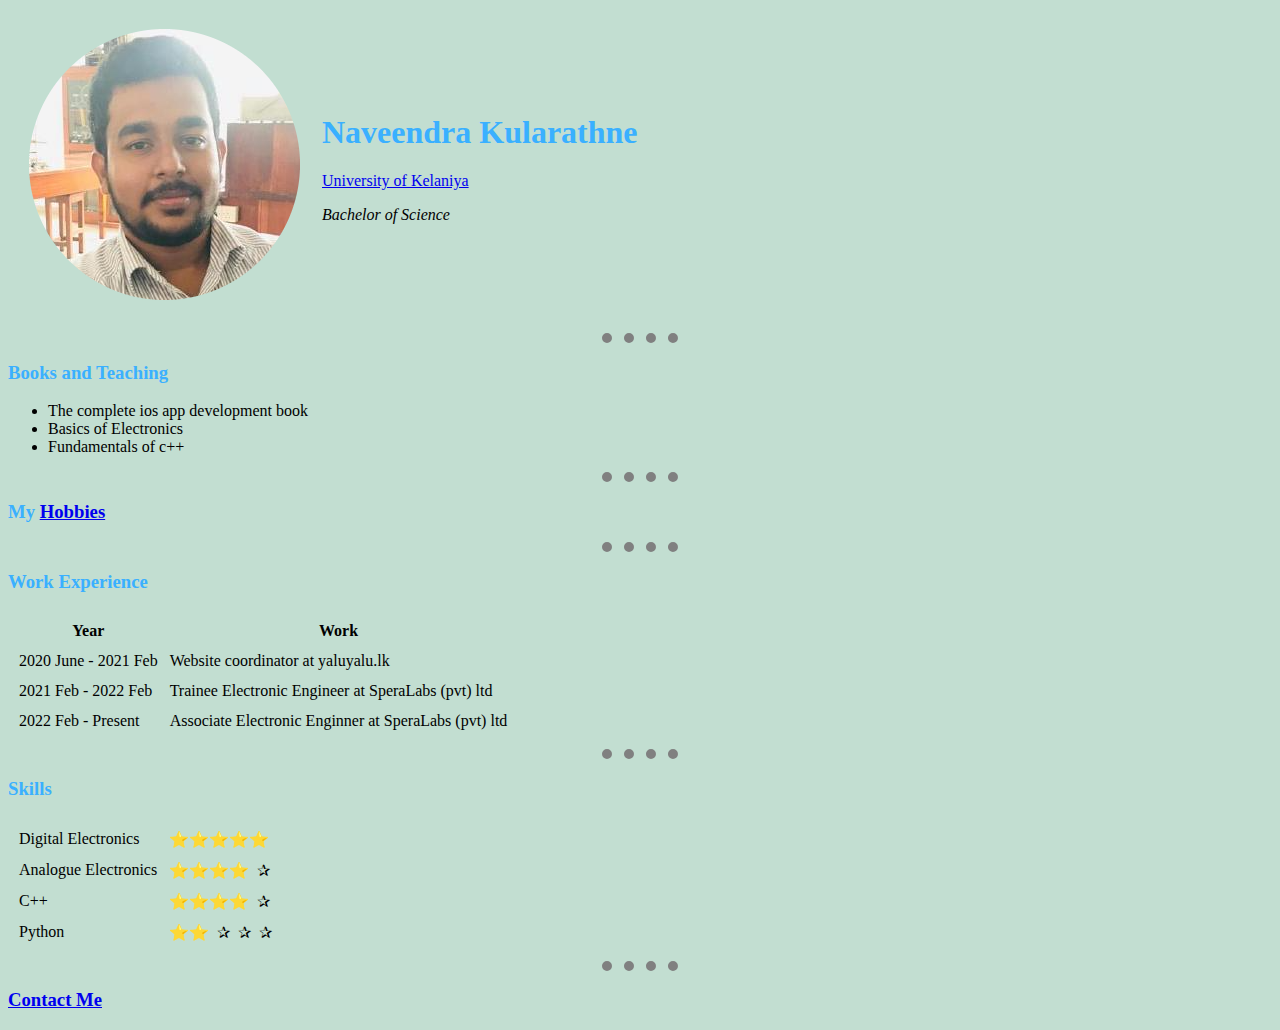
<file: 1. HTML/index.html>
<!DOCTYPE html>
<html lang="en" dir="ltr">

<head>
  <meta charset="utf-8">
  <title>🦥 Naveendra's Personal site</title>
  <link rel="stylesheet" href="css/styles.css">
</head>

<body>
  <table cellspacing="20">
    <tr>
      <td><img src="images/Naveendra-modified.png" alt="Naveendra's profile picture"></td>
      <td>
        <h1>Naveendra Kularathne</h1>
        <a href="https://www.kln.ac.lk/">University of Kelaniya</a>
        <p><i>Bachelor of Science</i></p>
      </td>
    </tr>
  </table>
  <hr>
  <h3>Books and Teaching</h3>
  <ul>
    <li>The complete ios app development book</li>
    <li>Basics of Electronics</li>
    <li>Fundamentals of c++</li>
  </ul>
  <hr>
  <h3>My <a href="Hobbies.html">Hobbies</a></h3>

  <hr>
  <h3>Work Experience</h3>
  <table cellspacing="10">
    <thead>
      <tr>
        <th>Year</th>
        <th>Work</th>
      </tr>
    </thead>
    <tbody>
      <tr>
        <td>2020 June - 2021 Feb</td>
        <td>Website coordinator at yaluyalu.lk</td>
      </tr>
      <tr>
        <td>2021 Feb - 2022 Feb</td>
        <td>Trainee Electronic Engineer at SperaLabs (pvt) ltd</td>
      </tr>
      <tr>
        <td>2022 Feb - Present</td>
        <td>Associate Electronic Enginner at SperaLabs (pvt) ltd</td>
      </tr>
    </tbody>
  </table>
  <hr>
  <h3>Skills</h3>
<table cellspacing="10">
  <thead>
  </thead>
  <tbody>
    <tr>
      <td>Digital Electronics</td>
      <td>⭐⭐⭐⭐⭐</td>
    </tr>
    <tr>
      <td>Analogue Electronics</td>
      <td>⭐⭐⭐⭐&nbsp&nbsp✰</td>
    </tr>
    <tr>
      <td>C++</td>
      <td>⭐⭐⭐⭐&nbsp&nbsp✰</td>
    </tr>
    <tr>
      <td>Python</td>
      <td>⭐⭐&nbsp&nbsp✰&nbsp&nbsp✰&nbsp&nbsp✰</td>
    </tr>
  </tbody>
</table>
<hr>
<h3> <a href="contactMe.html">Contact Me</a> </h3>
</body>
</html>
</file>
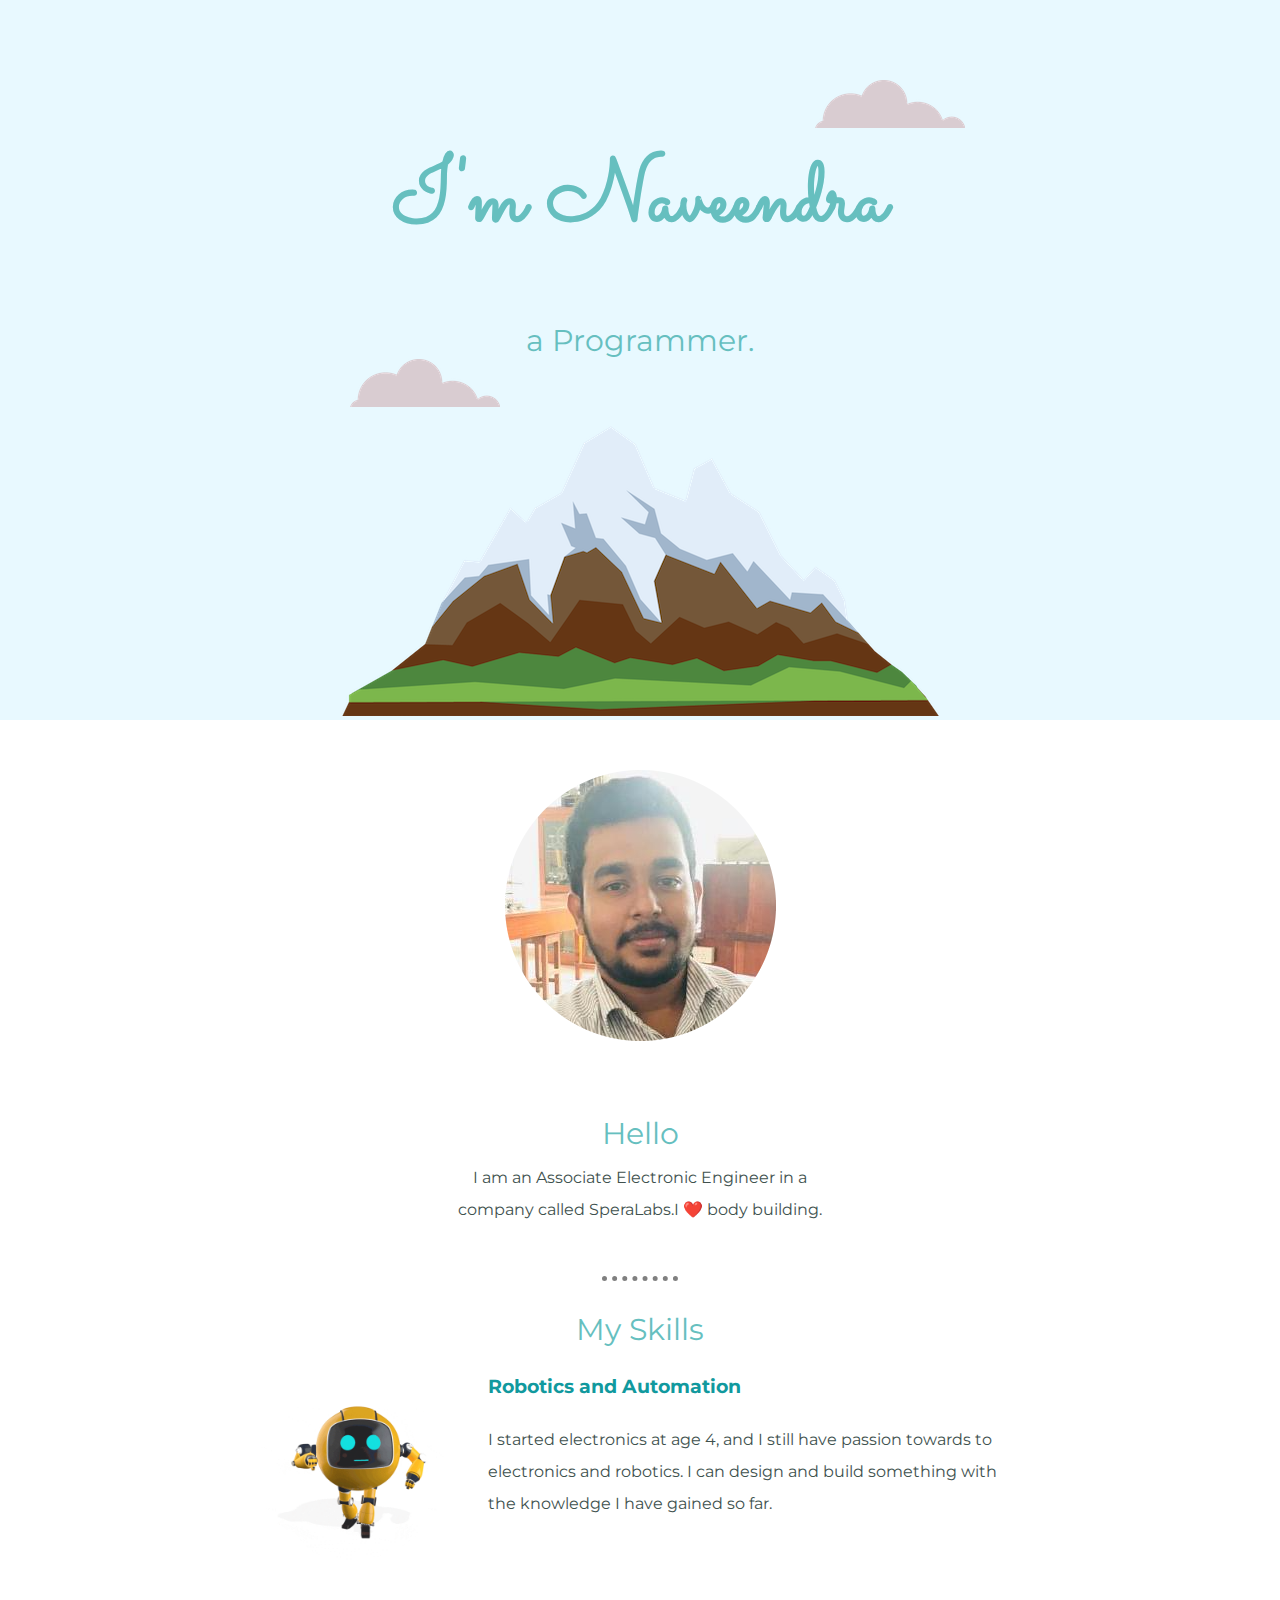
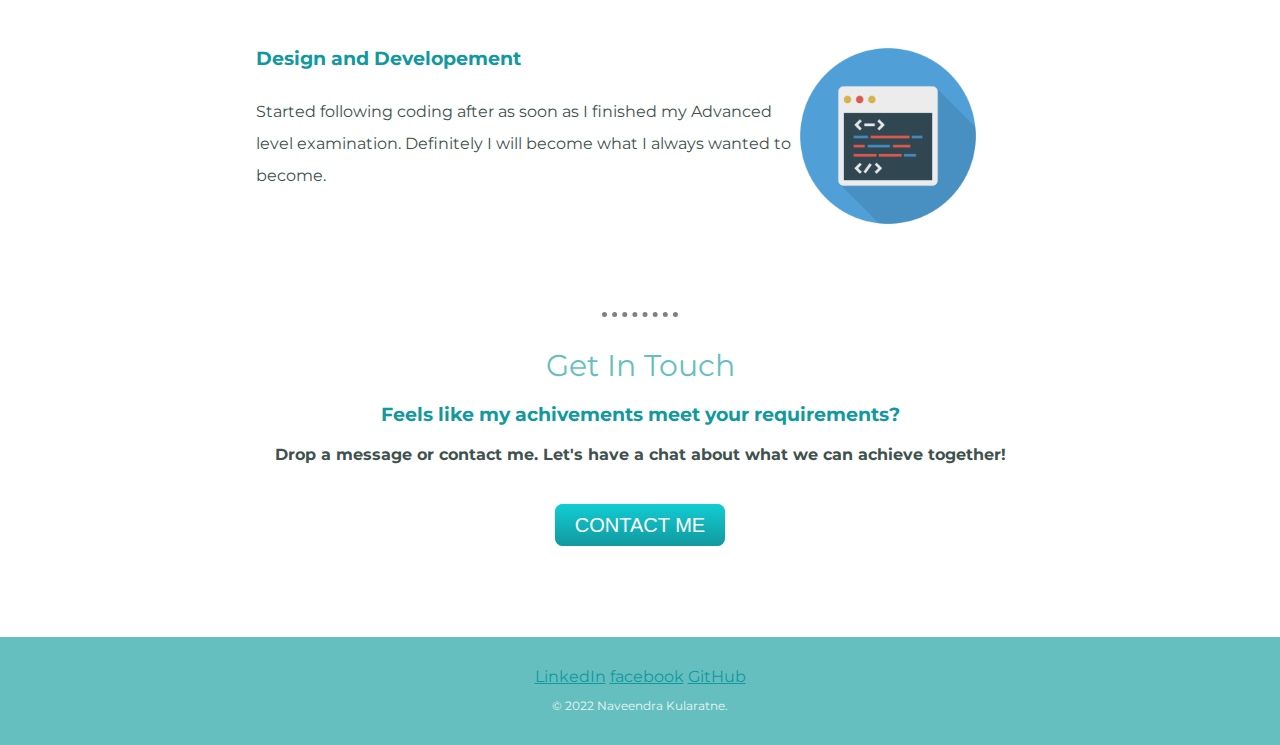
<file: 2. CSS/intermediate CSS/index.html>
<!DOCTYPE html>
<html lang="en">

<head>
    <meta charset="UTF-8">
    <meta http-equiv="X-UA-Compatible" content="IE=edge">
    <meta name="viewport" content="width=device-width, initial-scale=1.0">
    <title>Naveendra Kularathne</title>
    <link rel="stylesheet" href="css/style.css">
    <link rel="icon" href="favicon.ico">
    <link rel="preconnect" href="https://fonts.googleapis.com">
    <link rel="preconnect" href="https://fonts.gstatic.com" crossorigin>
    <link href="https://fonts.googleapis.com/css2?family=Montserrat&family=Sacramento&display=swap" rel="stylesheet">
</head>

<body>
    <div class="top-container">
        <img class="top-cloud" src="images/cloud.png" alt="cloud-image">
        <h1 class="my-name">I'm Naveendra</h1>
        <h2>a Programmer.</h2>
        <img class="bottom-cloud" src="images/cloud.png" alt="cloud-image">
        <img src="images/mountain.png" alt="mountain-image">
    </div>
    <div class="middle-container">
        <div class="profile">
            <img class="my-image" src="images/naveendra.png" alt="image-naveendra">
            <h2 style="margin-bottom: 10px;">Hello</h2>
            <p class="about">I am an Associate Electronic Engineer in a company called SperaLabs.I ❤️ body building.</p>
        </div>
        <hr>
        <div class="skills">
            <h2>My Skills</h2>
            <div class="skill-row" id="skillOne">
                <img class="skill-one" src="images/giphy.gif" alt="robot-hand">
                <h3>Robotics and Automation</h3>
                <p>I started electronics at age 4, and I still have passion towards to electronics and robotics. I
                    can design and build something with the knowledge I have gained so far.</p>
            </div>
            <div class="skill-row">
                <img class="skill-two" src="images/coding.png" alt="coding">
                <h3>Design and Developement</h3>
                <p>Started following coding after as soon as I finished my Advanced level examination. Definitely I will
                    become what I always wanted to become.</p>
            </div>
        </div>
        <hr>
        <div class="contact-me">
            <h2>Get In Touch</h2>
            <h3>Feels like my achivements meet your requirements?</h3>
            <p style="font-weight: bold;">Drop a message or contact me. Let's have a chat about what we can achieve
                together!</p>
            <div class="button">
                <a class="btn" href="mailto:name@email.com">CONTACT ME</a>
            </div>
        </div>
    </div>


    <div class="bottom-container">
        <a class="footer-link" href="https://www.linkedin.com/in/naveendra-kularatne/" target="_blank">LinkedIn</a>
        <a class="footer-link" href="https://www.facebook.com/naveendra.kularathne/" target="_blank">facebook</a>
        <a class="footer-link" href="https://github.com/NaveendraKularatne" target="_blank">GitHub</a>
        <p class="footer-detail">© 2022 Naveendra Kularatne.</p>
    </div>



</body>

</html>
</file>
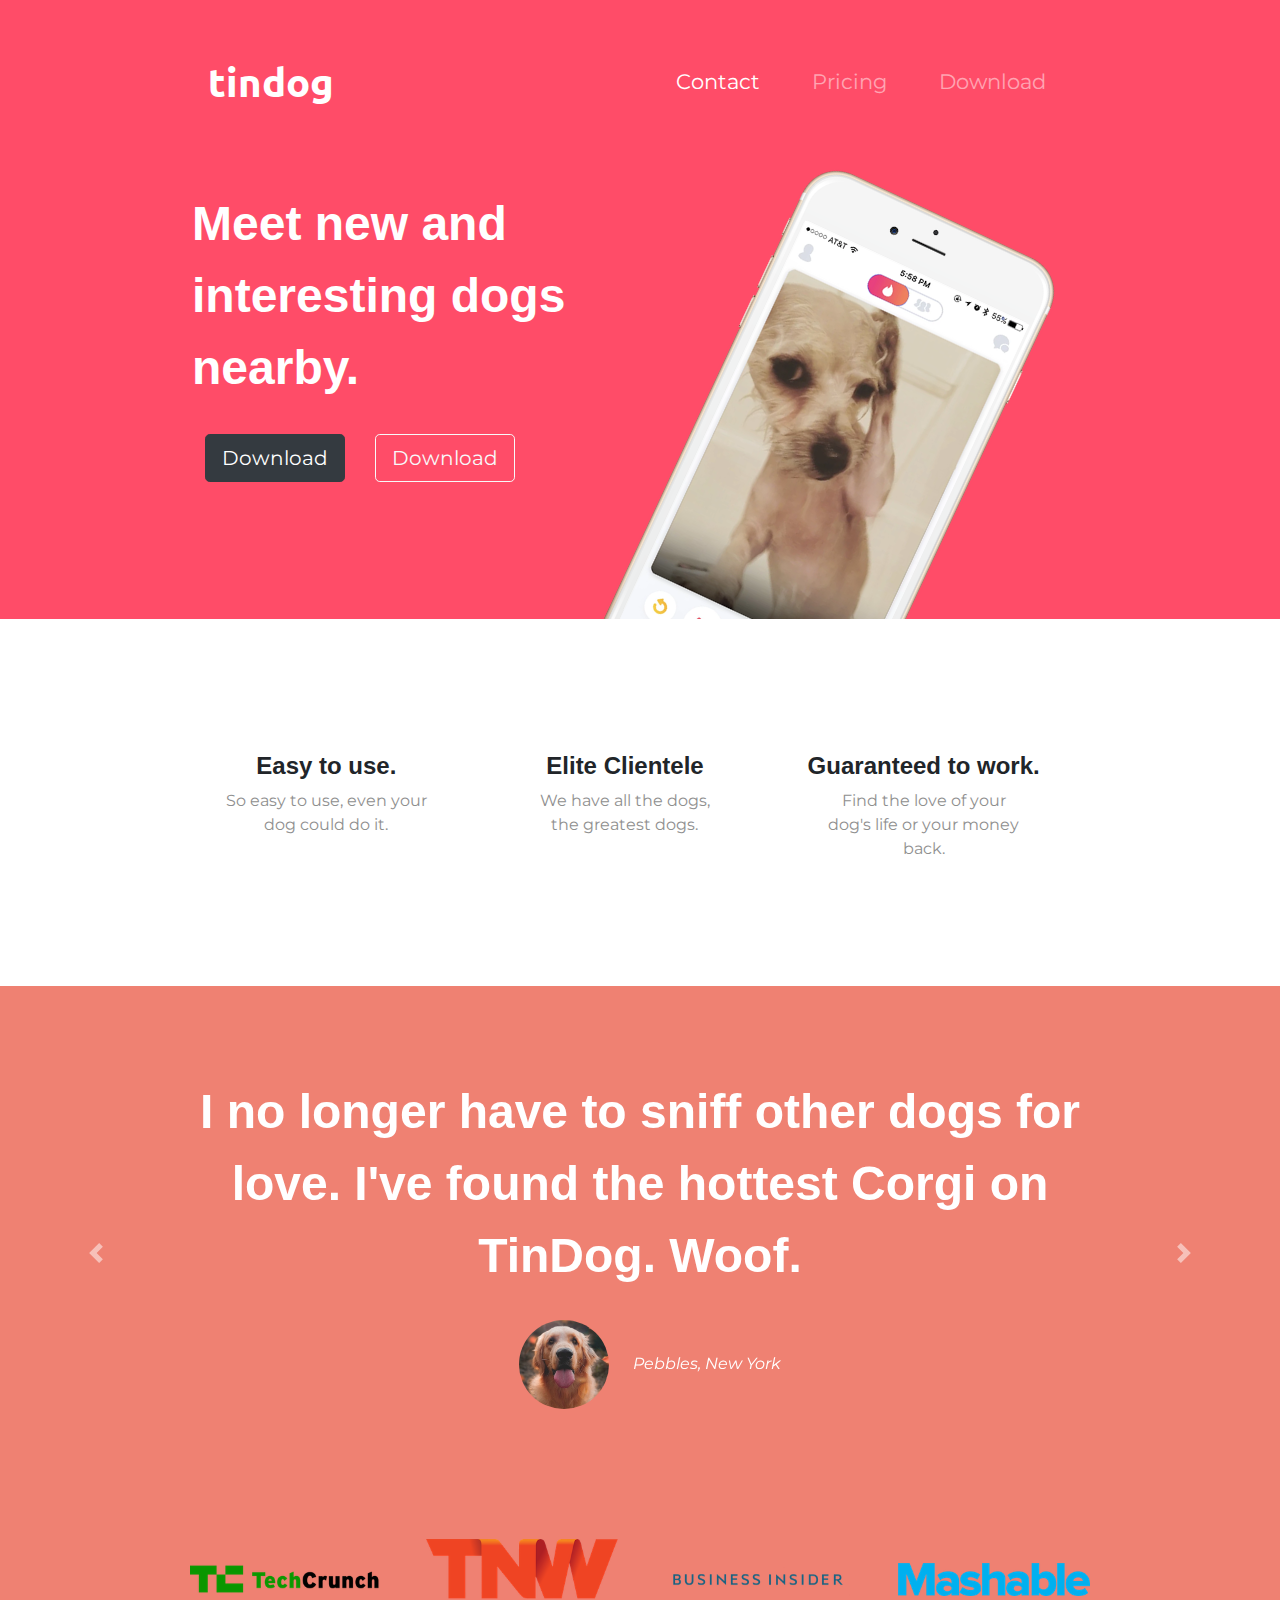
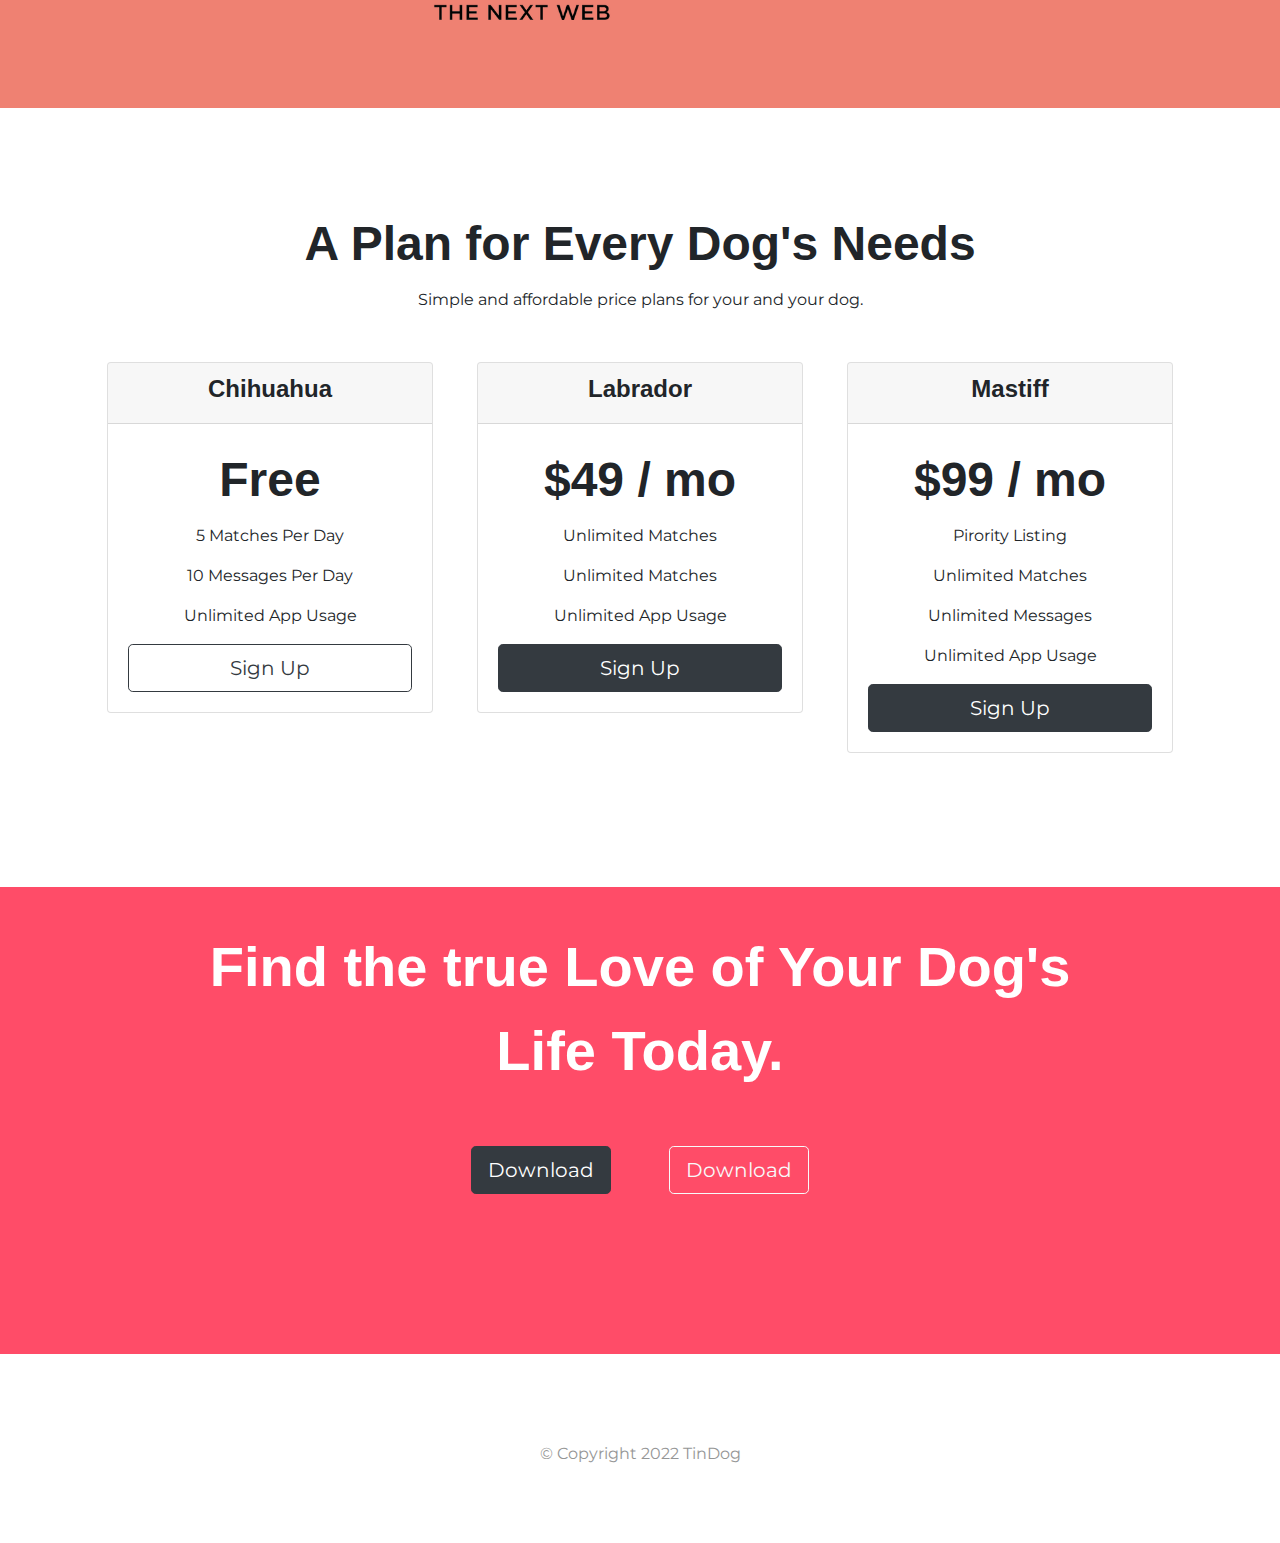
<file: 3. Bootstrap/TinDog/index.html>
<!DOCTYPE html>
<html lang="en">

<head>
    <meta charset="UTF-8">
    <meta http-equiv="X-UA-Compatible" content="IE=edge">
    <meta name="viewport" content="width=device-width, initial-scale=1.0">

    <!-- Google Fonts -->
    <link rel="preconnect" href="https://fonts.googleapis.com">
    <link rel="preconnect" href="https://fonts.gstatic.com" crossorigin>
    <link
        href="https://fonts.googleapis.com/css2?family=Montserrat:wght@200;400;500;700;800;900&family=Ubuntu:wght@300&display=swap"
        rel="stylesheet">


    <!-- bootstrap scripts -->
    <link rel="stylesheet" href="https://cdn.jsdelivr.net/npm/bootstrap@4.0.0/dist/css/bootstrap.min.css"
        integrity="sha384-Gn5384xqQ1aoWXA+058RXPxPg6fy4IWvTNh0E263XmFcJlSAwiGgFAW/dAiS6JXm" crossorigin="anonymous">
    <script src="https://cdn.jsdelivr.net/npm/bootstrap@5.2.0-beta1/dist/js/bootstrap.bundle.min.js"
        crossorigin="anonymous"></script>

    <!-- CSS style sheets -->
    <link rel="stylesheet" href="Styles/style.css">

    <!-- Font awesome -->
    <link rel="stylesheet" href="https://cdnjs.cloudflare.com/ajax/libs/font-awesome/6.1.1/css/all.min.css"
        integrity="sha512-KfkfwYDsLkIlwQp6LFnl8zNdLGxu9YAA1QvwINks4PhcElQSvqcyVLLD9aMhXd13uQjoXtEKNosOWaZqXgel0g=="
        crossorigin="anonymous" referrerpolicy="no-referrer" />
    <title>TinDog</title>
</head>

<body>

    <!-- Title Area -->

    <section id="title">
        <div class="container-fluid">
            <nav id="navigation-menu" class="navbar navbar-expand-lg navbar-dark">
                <a class="navbar-brand" href="">tindog</a>
                <button class="navbar-toggler" type="button" data-bs-toggle="collapse"
                    data-bs-target="#navbarSupportedContent" aria-controls="navbarSupportedContent"
                    aria-expanded="false" aria-label="Toggle navigation">
                    <span class="navbar-toggler-icon"></span>
                </button>
                <div class="collapse navbar-collapse" id="navbarSupportedContent">
                    <ul class="navbar-nav ml-auto mb-2 mb-lg-0">
                        <li class="nav-item">
                            <a class="nav-link active" href="#footer">Contact</a>
                        </li>
                        <li class="nav-item">
                            <a class="nav-link" href="#pricing">Pricing</a>
                        </li>
                        <li class="nav-item">
                            <a class="nav-link" href="#cta">Download</a>
                        </li>
                    </ul>
                </div>
            </nav>
            <div class="row">
                <div class="col-lg-6 col-md-12 col-sm-12">
                    <h1 class="big-heading">Meet new and interesting dogs nearby.</h1>
                    <button type="button" class="btn btn-dark btn-lg download-button"><i class="fa-brands fa-apple"></i>
                        Download</button>
                    <button type="button" class="btn btn-outline-light btn-lg download-button"><i
                            class="fa-brands fa-google-play"></i> Download</button>
                </div>
                <div class="col-lg-6 col-md-12 col-sm-12">
                    <img class="title-image" src="images/iphone6.png" alt="image-iphone6-dog-on-screen">
                </div>
            </div>
        </div>
    </section>

    <!-- Features -->

    <section id="features">
        <div class="row container-fluid features-section">
            <div class="col-lg-4 col-md-12 col-sm-12">
                <div class="center-icon">
                    <i class="fa-solid fa-circle-check fa-4x"></i>
                </div>
                <h3 class="features-topic">Easy to use.</h3>
                <p class="features-details">So easy to use, even your dog could do it.</p>
            </div>
            <div class="col-lg-4 col-md-12 col-sm-12">
                <div class="center-icon">
                    <i class="fa-solid fa-bullseye fa-4x"></i>
                </div>
                <h3 class="features-topic">Elite Clientele</h3>
                <p class="features-details">We have all the dogs, the greatest dogs.</p>
            </div>
            <div class="col-lg-4 col-md-12 col-sm-12">
                <div class="center-icon">
                    <i class="fa-solid fa-heart fa-4x"></i>
                </div>
                <h3 class="features-topic">Guaranteed to work.</h3>
                <p class="features-details">Find the love of your dog's life or your money back.</p>
            </div>
        </div>
    </section>

    <!-- Testimonials -->

    <section id="testimonials">
        <div id="testimonial-carousel" class="carousel slide" data-ride="false">
            <div class="carousel-inner">
                <div class="carousel-item active">
                    <h2>I no longer have to sniff other dogs for love. I've found the hottest Corgi on TinDog. Woof.
                    </h2>
                    <img class="testimonial-image" src="images/dog-img.jpg" alt="image-dog">
                    <em>Pebbles, New York</em>
                </div>
                <div class="carousel-item">
                    <h2 class="testimonial-text">My dog used to be so lonely, but with TinDog's help, they've found the
                        love of their life. I think.</h2>
                    <img class="testimonial-image" src="images/lady-img.jpg" alt="lady-profile">
                    <em>Beverly, Illinois</em>
                </div>
            </div>
            <a class="carousel-control-prev" href="#testimonial-carousel" role="button" data-slide="prev">
                <span class="carousel-control-prev-icon"></span>
            </a>
            <a class="carousel-control-next" href="#testimonial-carousel" role="button" data-slide="next">
                <span class="carousel-control-next-icon"></span>
            </a>
        </div>

    </section>

    <!-- Press section -->

    <section id="press">
        <img class="press-logo" src="images/TechCrunch.png" alt="Tech-crunch">
        <img class="press-logo" src="images/tnw.png" alt="TNW">
        <img class="press-logo" src="images/bizinsider.png" alt="Business-Insider">
        <img class="press-logo" src="images/mashable.png" alt="mashable">
    </section>

    <!-- Pricing section -->

    <section id="pricing">
        <h2>A Plan for Every Dog's Needs</h2>
        <p>Simple and affordable price plans for your and your dog.</p>

        <div class="row text-center">
            <div class="pricing-column col-lg-4 col-md-6">
                <div class="card">
                    <div class="card-header">
                        <h3>Chihuahua</h3>
                    </div>
                    <div class="card-body">
                        <h2>Free</h2>
                        <p>5 Matches Per Day</p>
                        <p>10 Messages Per Day</p>
                        <p>Unlimited App Usage</p>
                        <button type="button" class="btn btn-outline-dark btn-lg btn-block">Sign Up</button>
                    </div>
                </div>
            </div>

            <div class="pricing-column col-lg-4 col-md-6">
                <div class="card">
                    <div class="card-header">
                        <h3>Labrador</h3>
                    </div>
                    <div class="card-body">
                        <h2>$49 / mo</h2>
                        <p>Unlimited Matches</p>
                        <p>Unlimited Matches</p>
                        <p>Unlimited App Usage</p>
                        <button type="button" class="btn btn-dark btn-lg btn-block">Sign Up</button>
                    </div>
                </div>
            </div>

            <div class="pricing-column col-lg-4 col-md-12">
                <div class="card">
                    <div class="card-header">
                        <h3>Mastiff</h3>
                    </div>
                    <div class="card-body">
                        <h2>$99 / mo</h2>
                        <p>Pirority Listing</p>
                        <p>Unlimited Matches</p>
                        <p>Unlimited Messages</p>
                        <p>Unlimited App Usage</p>
                        <button type="button" class="btn btn-dark btn-lg btn-block">Sign Up</button>
                    </div>
                </div>
            </div>
        </div>
    </section>



    <section id="cta">
        <div class="container-fluid">
            <h3 class="cta-description">Find the true Love of Your Dog's Life Today.</h3>
            <button type="button" class="btn btn-dark btn-lg download-button"><i class="fa-brands fa-apple"></i>
                Download</button>
            <button type="button" class="btn btn-outline-light btn-lg download-button"><i
                    class="fa-brands fa-google-play"></i> Download</button>
        </div>
    </section>
    <footer id="footer">
        <div class="footer-icons">
            <a href="https://twitter.com/" target=”_blank”><i class="fa-brands fa-twitter social-icons"></i></a>
            <a href="https://www.facebook.com/" target=”_blank”><i class="fa-brands fa-facebook-f social-icons"></i></a>
            <a href="https://www.instagram.com/" target=”_blank”><i class="fa-brands fa-instagram social-icons"></i></a>
            <a href="mailto:tindog@gmail.com" target=”_blank”><i class="fa-solid fa-envelope social-icons"></i></a>
        </div>
        <p class="footer-copyright">© Copyright 2022 TinDog</p>
    </footer>

    <!-- JS -->
    <script src="https://code.jquery.com/jquery-3.2.1.slim.min.js"
        integrity="sha384-KJ3o2DKtIkvYIK3UENzmM7KCkRr/rE9/Qpg6aAZGJwFDMVNA/GpGFF93hXpG5KkN"
        crossorigin="anonymous"></script>
    <script src="https://cdn.jsdelivr.net/npm/popper.js@1.12.9/dist/umd/popper.min.js"
        integrity="sha384-ApNbgh9B+Y1QKtv3Rn7W3mgPxhU9K/ScQsAP7hUibX39j7fakFPskvXusvfa0b4Q"
        crossorigin="anonymous"></script>
    <script src="https://cdn.jsdelivr.net/npm/bootstrap@4.0.0/dist/js/bootstrap.min.js"
        integrity="sha384-JZR6Spejh4U02d8jOt6vLEHfe/JQGiRRSQQxSfFWpi1MquVdAyjUar5+76PVCmYl"
        crossorigin="anonymous"></script>
</body>

</html>
</file>
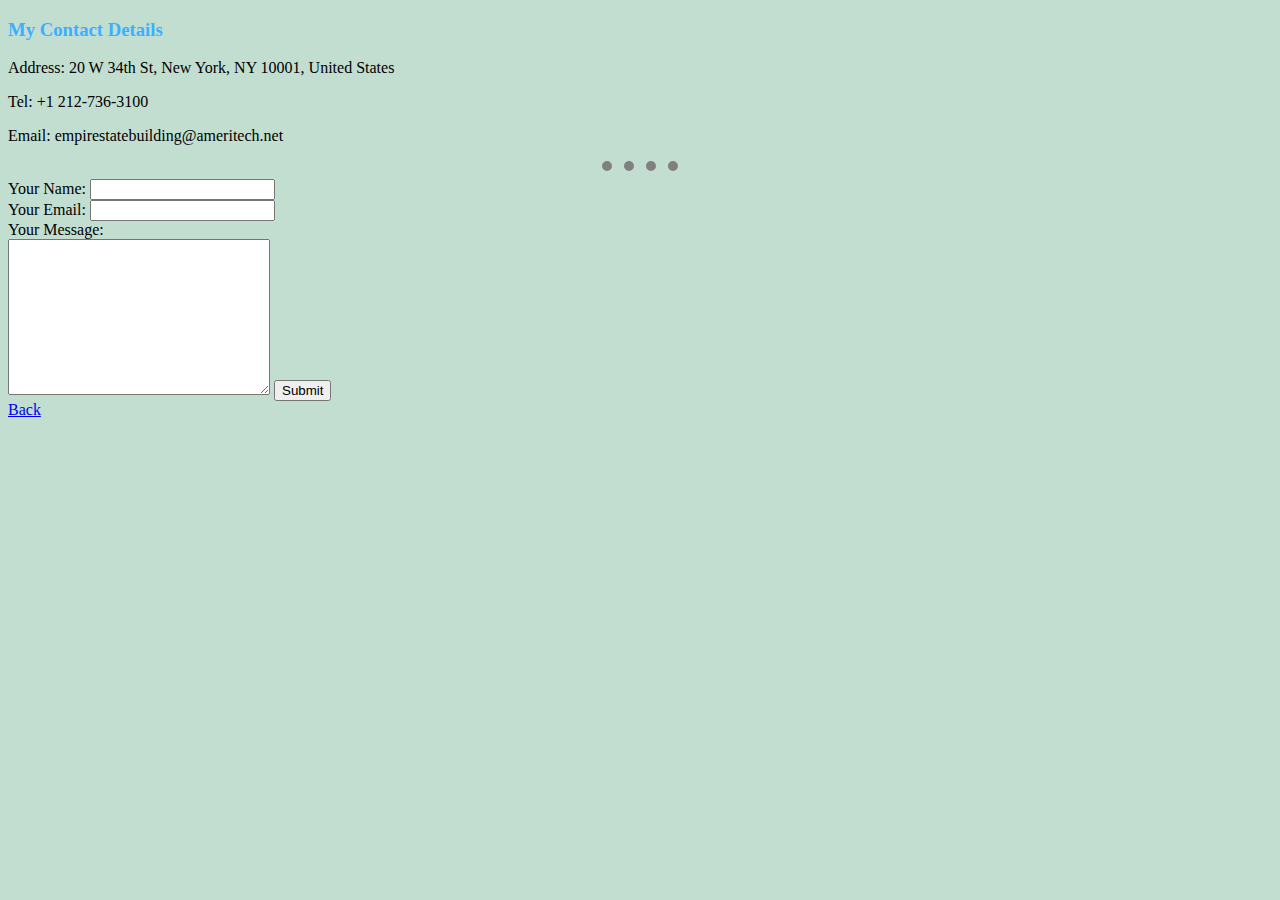
<file: 1. HTML/contactMe.html>
<!DOCTYPE html>
<html lang="en" dir="ltr">

<head>
  <meta charset="utf-8">
  <title>Contact Naveendra</title>
  <link rel="stylesheet" href="css/styles.css">
</head>

<body>
  <h3>My Contact Details</h3>
  <p>Address: 20 W 34th St, New York, NY 10001, United States</p>
  <p>Tel: +1 212-736-3100</p>
  <p>Email: empirestatebuilding@ameritech.net</p>
  <hr>
  <form action="mailto:naveendrarashmika@gmail.com" method="post" enctype="text/text/plain">
    <label>Your Name:</label>
    <input type="text" name="YourName" value=""><br>
    <label>Your Email:</label>
    <input type="email" name="YourEmail" value=""><br>
    <label>Your Message:</label><br>
    <textarea name="YourMessage" rows="10" cols="30"></textarea>
    <input type="submit" name="">

  </form>
  <a href="index.html">Back</a>
</body>

</html>
</file>
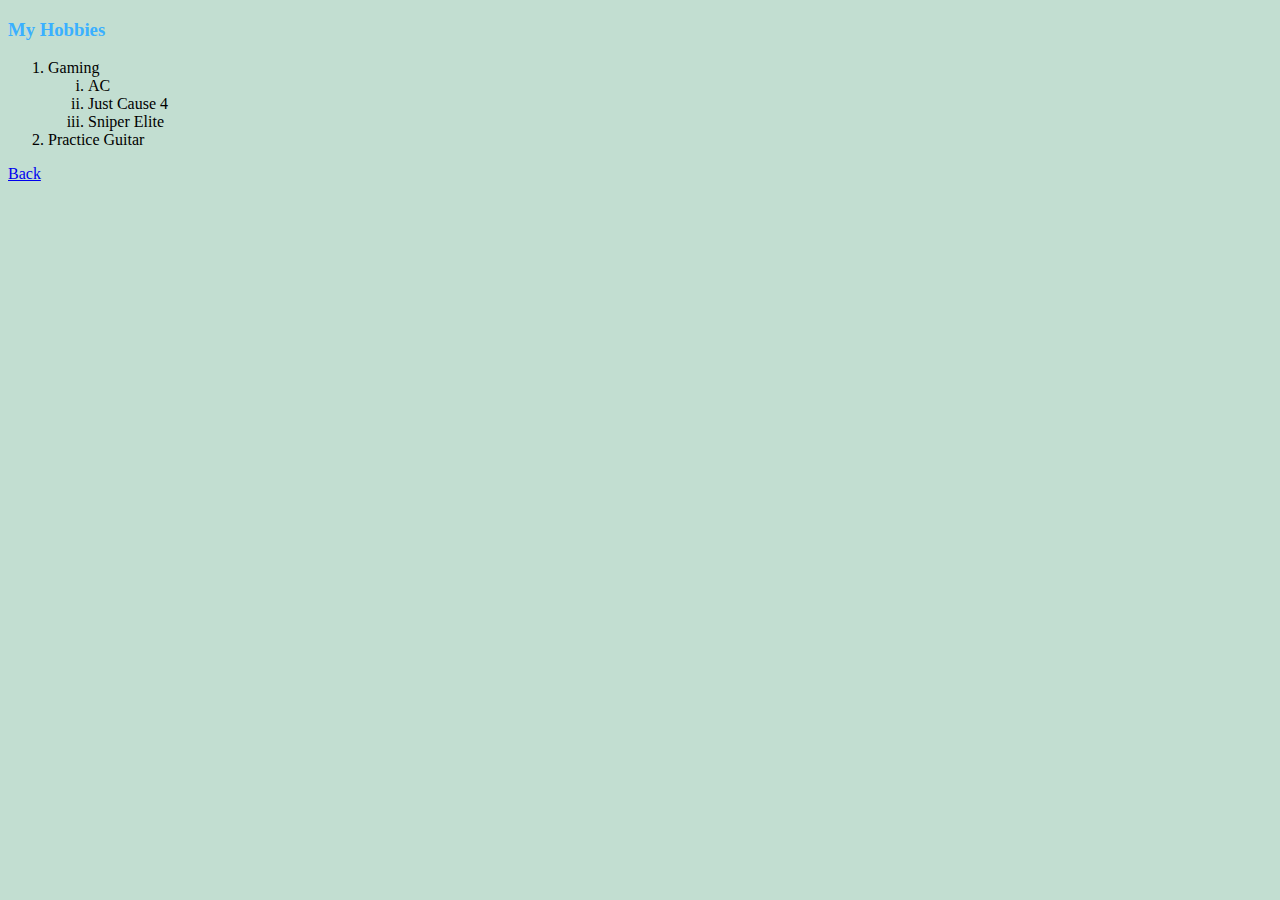
<file: 1. HTML/hobbies.html>
<!DOCTYPE html>
<html lang="en" dir="ltr">
  <head>
    <meta charset="utf-8">
    <title>Naveendra's Hobbies</title>
    <link rel="stylesheet" href="css/styles.css">
  </head>
  <body>
    <h3>My Hobbies</h3>
    <ol>
      <li>Gaming</li>
      <ol type="i">
        <li>AC</li>
        <li>Just Cause 4</li>
        <li>Sniper Elite</li>
      </ol>
      <li>Practice Guitar</li>
    </ol>
    <a href="index.html">Back</a>
  </body>
</html>
</file>
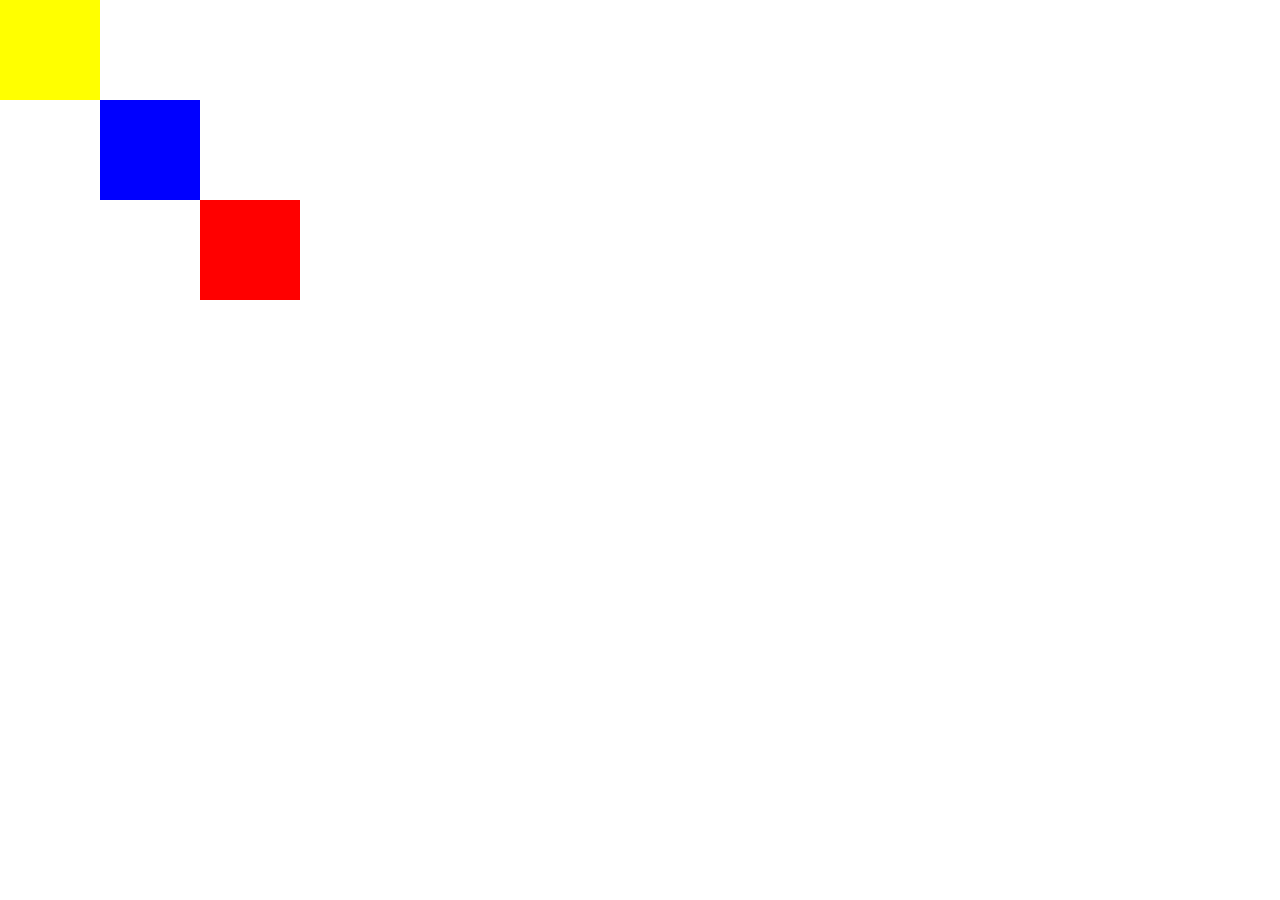
<file: 2. CSS/intermediate CSS/test.html>
<!DOCTYPE html>
<html lang="en">
<head>
    <meta charset="UTF-8">
    <meta http-equiv="X-UA-Compatible" content="IE=edge">
    <meta name="viewport" content="width=device-width, initial-scale=1.0">
    <title>Three boxes positioning</title>
    <link rel="stylesheet" href="change.css">
</head>
<body>
    <div class="red"></div>
    <div class="blue"></div>
    <div class="yellow"></div>    
</body>
</html>
</file>
<file: 1. HTML/css/styles.css>
body{
    background-color: #C2DED1;
  }

  hr{
    width: 6%;
    border-style: none;
    border-top-style: dotted;
    border-width: 10px;
    border-color: gray;
  }

  h1,h3 {
    color: #3AB0FF;
  }
</file>
<file: 2. CSS/intermediate CSS/css/style.css>
.top-container {
    background-color: #E8F9FF;
    position: relative;
    padding-top: 60px;
}

body {
    color: #40514E;
    margin: 0;
    text-align: center;
    font-family: 'Montserrat', sans-serif;
}

h1 {
    color: #66BFBF;
    font-family: 'Sacramento', cursive;
    line-height: 2;
    margin: 0 auto 0 auto;
    width: 50%;
}

.my-name {
    font-size: 562.5%;
}

h2 {
    font-family: 'Montserrat', sans-serif;
    font-size: 1.9rem;
    font-weight: normal;
    margin: 0%;
    margin-top: 30px;
    color: #66BFBF;
}

h3 {
    font-family: 'Montserrat', sans-serif;
    color: #11999E;
}

.my-image {
    margin: 50px auto 40px auto;
}

.about {
    line-height: 2;
    margin: 10px auto 50px auto;    
    width: 30%;
}

.bottom-cloud {
    position: absolute;
    left: 350px;
}

.top-cloud {
    position: relative;
    left: 250px;
    top: 20px;

}

#skillOne {
    margin-top: 20px;
}

.skill-row {
    line-height: 2;
    margin: 100px auto 120px auto;
    text-align: left;
    width: 60%;
}

.skill-one {
    border-radius: 75%;
    float: left;
    margin-right: 40px;
    width: 25%;
}

.skill-two {
    float: right;
    margin-right: 40px;
    width: 25%;
}

a {
    color: #11999E;
}

.btn {
    background: #11cdd4;
    background-image: -webkit-linear-gradient(top, #11cdd4, #11999e);
    background-image: -moz-linear-gradient(top, #11cdd4, #11999e);
    background-image: -ms-linear-gradient(top, #11cdd4, #11999e);
    background-image: -o-linear-gradient(top, #11cdd4, #11999e);
    background-image: linear-gradient(to bottom, #11cdd4, #11999e);
    -webkit-border-radius: 8;
    -moz-border-radius: 8;
    border-radius: 8px;
    font-family: Arial;
    color: #ffffff;
    font-size: 20px;
    padding: 10px 20px 10px 20px;
    text-decoration: none;
}

.btn:hover {
    background: #30e3cb;
    background-image: -webkit-linear-gradient(top, #30e3cb, #2bc4ad);
    background-image: -moz-linear-gradient(top, #30e3cb, #2bc4ad);
    background-image: -ms-linear-gradient(top, #30e3cb, #2bc4ad);
    background-image: -o-linear-gradient(top, #30e3cb, #2bc4ad);
    background-image: linear-gradient(to bottom, #30e3cb, #2bc4ad);
    text-decoration: none;
}

.button {
    margin-top: 50px;
    margin-bottom: 100px;
}

.bottom-container {
    background-color: #66BFBF;
    padding: 30px 0 20px 0;
}

.footer-link {
    color: #11999E;
}

.footer-detail {
    color: #EAF6F6;
    font-size: 0.75rem;
}

hr {
    width: 6%;
    border-style: none;
    border-top-style: dotted;
    border-width: 5px;
    border-color: gray;
}
</file>
<file: 3. Bootstrap/TinDog/Styles/style.css>
body {
    font-family: 'Montserrat', sans-serif;
    text-align: center;    
}

h2 {
    font-family: 'Montserrat-Black', sans-serif;
    font-size: 3rem;
    font-weight: 900;
    line-height: 1.5;
}

h3 {
    font-family: 'Montserrat-Black', sans-serif;
    font-size: 1.5rem;
    font-weight: 900;
}

/* Title area */
#title {
    background-color: #ff4c68;
    color: #fff;
    text-align: left;
}

.container-fluid {
    padding: 3% 15% 9% 15%;
}

/* Headings in title section */
.big-heading {
    font-family: 'Montserrat-Black', sans-serif;
    font-weight: 900;
    font-size: 3rem;
    line-height: 1.5;
}

/* Navigation-bar */

#navigation-menu {
    padding-bottom: 4.5rem;
}

.navbar-brand {
    font-family: 'Ubuntu', sans-serif;
    font-size: 2.5rem;
    font-weight: bold;
}

.nav-item {
    padding: 0 18px 0 18px;
}

.nav-link {
    font-size: 1.3rem;
    font-family: 'Montserrat';
}

/* Download buttons */
.download-button {
    margin: 5% 3% 5% 3%;
}

.title-image {
    width: 60%;
    transform: rotate(25deg);
    position: absolute;
    right: 30%;
}

/* Features Section*/
#features {
    background-color: #fff;
    padding-top: 7.5% 0;
    position: relative;
}

.features-section {
    padding-top: 7.5em;
}

.center-icon {
    color: #ef8172;
    margin-bottom: 5%;
}

.center-icon:hover {
    color: #ff4c68;
}

.features-topic {
    font-family: 'Montserrat-Black', sans-serif;
    font-size: 1.5rem;
    font-weight: 900;
}

.features-details {
    color: #8f8f8f;
    margin: 0 auto 10px auto;
    width: 75%;
}

/* Testimonials section */
#testimonials {
    background-color: #ef8172;
    color: #fff;
}

.testimonial-image {
    border-radius: 50%;
    margin: 20px;
    width: 10%;
}

.carousel-item {
    padding: 7% 15%;
}

/* Press section */
#press {
    background-color: #ef8172;
    padding-bottom: 3%;
}

.press-logo {
    margin: 20px 20px 50px;
    width: 15%;
}

/* Pricing Section */
#pricing {
    padding: 100px;
}

.pricing-column {
    padding: 3% 2%;
}

/* Resposive by css media queries */
@media (max-width:991.20px) {
    #title {
        text-align: center;
    }

    .title-image {
        position: static;
        transform: rotate(0);
    }
}

/* Call to action section(CTA) */
#cta {
    background-color: #ff4c68;
    padding: 5% auto 3rem auto;
}

.cta-description {
    font-family: 'Montserrat-Black', sans-serif;
    font-size: 3.5rem;
    font-weight: 900;
    line-height: 1.5;
    color: #fff;
}

/* Footer section */
#footer {
    background-color: #fff;
    margin: 5% 0 6% 0;
}

.footer-copyright {
    color: #959696;
}

.social-icons {
    padding: 0.7rem;
}
</file>
<file: 2. CSS/intermediate CSS/change.css>
body{
    margin: 0;
}

.red{
    height: 100px;
    width: 100px;
    background-color: red;
    position: absolute;
    top: 200px;
    left: 200px;
}

.blue{
    height: 100px;
    width: 100px;
    background-color: blue;
    position: absolute;
    top: 100px;
    left: 100px;
}

.yellow{
    height: 100px;
    width: 100px;
    background-color: yellow;
   /* position: relative;
    bottom: 200px;
    left: 100px;*/
}
</file>
